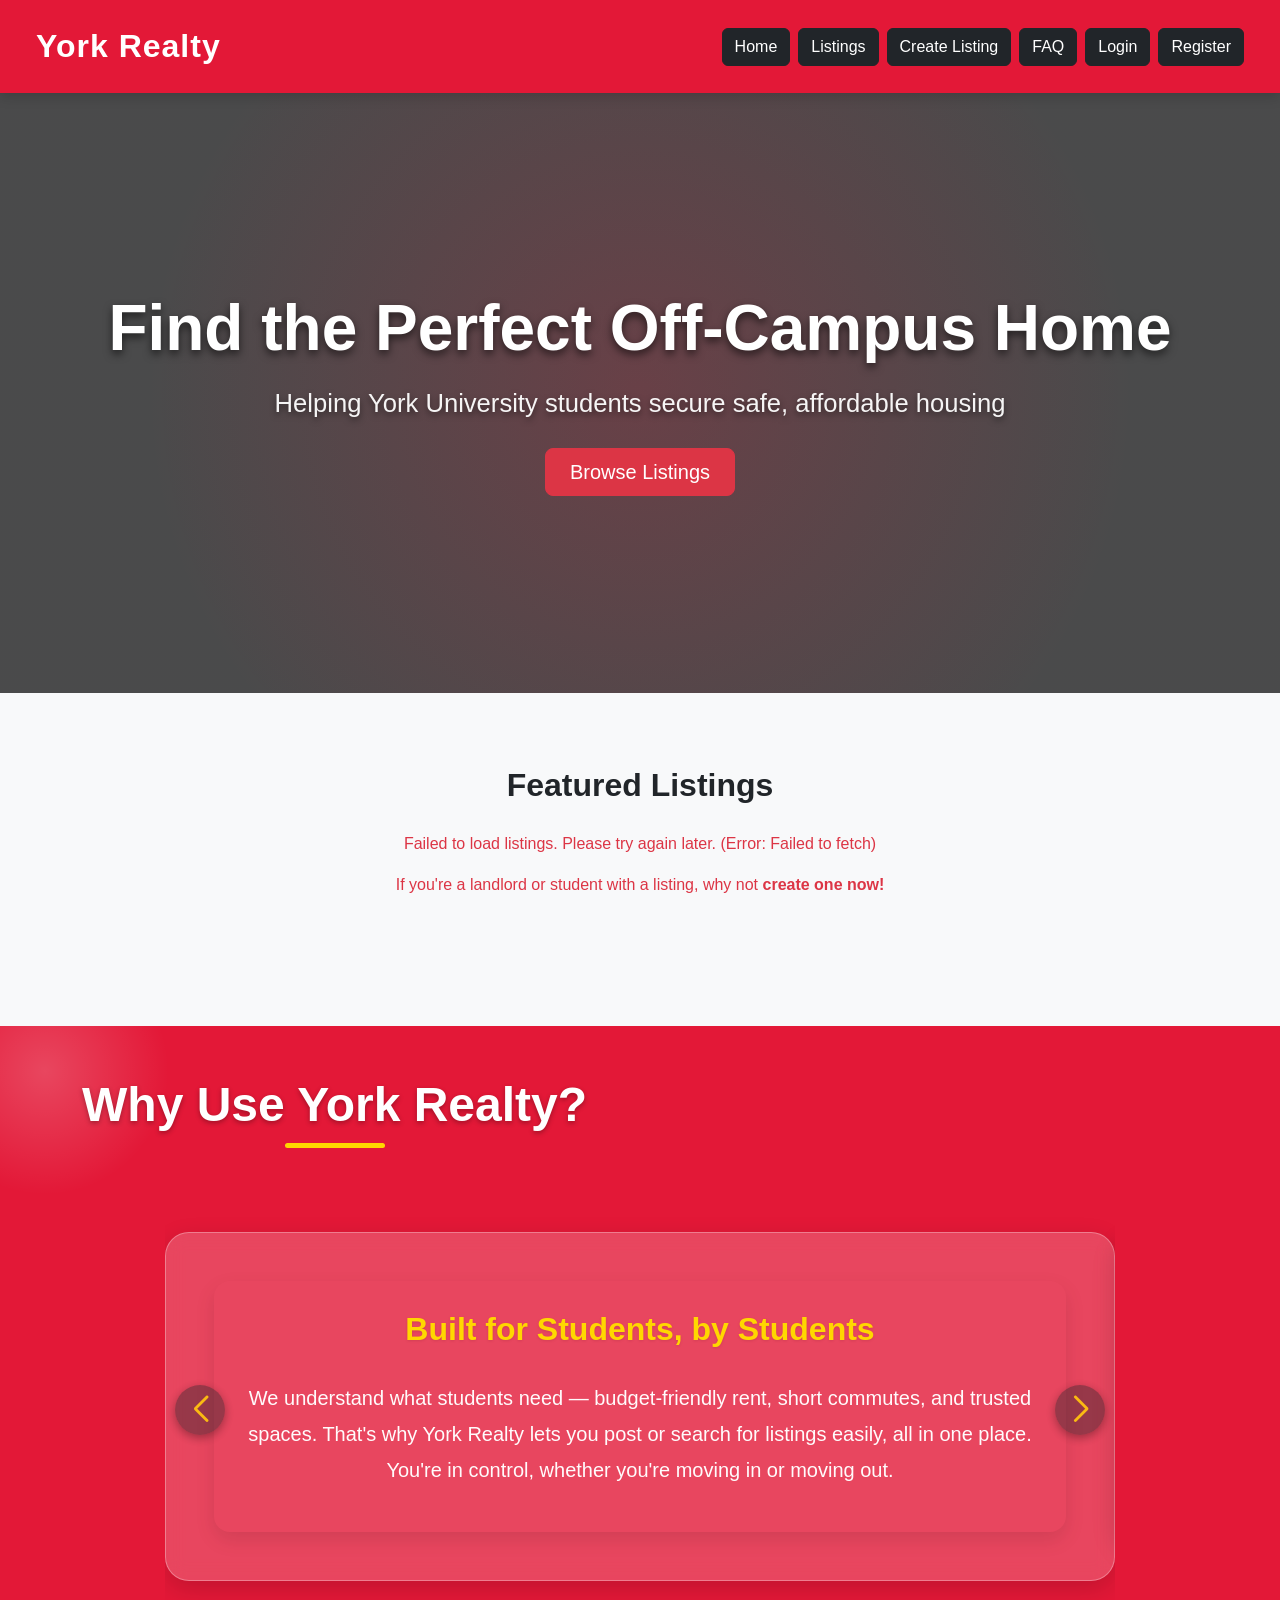
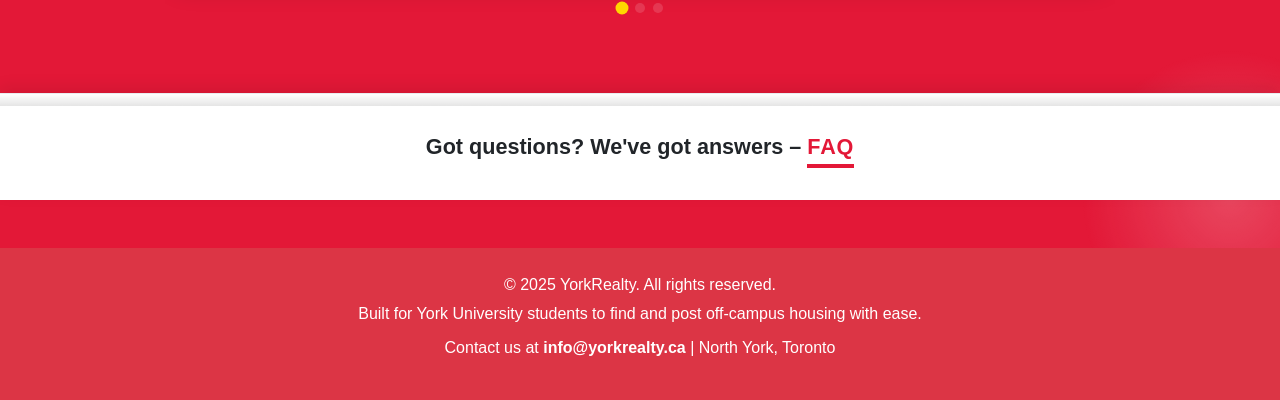
<file: index.html>
<!DOCTYPE html>
<html lang="en">
<head>
    <meta charset="UTF-8">
    <meta name="viewport" content="width=device-width, initial-scale=1.0">
    <title>York Realty | Home</title>
    <link href="https://cdn.jsdelivr.net/npm/bootstrap@5.3.0/dist/css/bootstrap.min.css" rel="stylesheet">
    <link rel="stylesheet" href="https://cdn.jsdelivr.net/npm/swiper@9/swiper-bundle.min.css">
    <link rel="stylesheet" href="style.css">
</head>
<body>
    <div class="page-transition-overlay" id="page-transition-overlay"></div>
    <div id="alert-container" class="container mt-3" style="position: fixed; top: 70px; left: 50%; transform: translateX(-50%); z-index: 1050; max-width: 500px;"></div>

    <nav class="navbar navbar-expand-lg navbar-dark bg-danger px-4">
        <div class="container-fluid">
            <a class="navbar-brand text-white fw-bold" href="index.html">York Realty</a>
            <button class="navbar-toggler" type="button" data-bs-toggle="collapse" data-bs-target="#navbarNav" aria-controls="navbarNav" aria-expanded="false" aria-label="Toggle navigation">
                <span class="navbar-toggler-icon"></span>
            </button>
            <div class="collapse navbar-collapse" id="navbarNav">
                <div class="ms-auto d-flex gap-2" id="nav-buttons-container">
                    <a href="index.html" class="btn btn-dark">Home</a>
                    <a href="listings.html" class="btn btn-dark">Listings</a>
                    <a href="create-listing.html" class="btn btn-dark">Create Listing</a>
                    <a href="faq.html" class="btn btn-dark">FAQ</a>
                    <a href="login.html" class="btn btn-dark" id="login-btn">Login</a>
                    <a href="register.html" class="btn btn-dark" id="register-btn">Register</a>
                    <button class="btn btn-dark d-none" id="logout-btn">Logout</button>
                </div>
            </div>
        </div>
    </nav>

    <header class="hero text-center text-white py-5 mb-4">
        <div class="container">
            <h1 class="display-4 fw-bold mb-3">Find the Perfect Off-Campus Home</h1>
            <p class="lead mb-4">Helping York University students secure safe, affordable housing</p>
            <a href="listings.html" class="btn btn-danger btn-lg px-4">Browse Listings</a>
        </div>
    </header>

    <section class="container my-5">
        <h2 class="text-center mb-4">Featured Listings</h2>
        <div class="row g-4" id="featured-listings-container">
            <div class="col-12 text-center">
                <p>Loading featured listings...</p>
            </div>
        </div>
    </section>

    <section class="benefits-section py-5">
        <div class="container">
            <h2 class="text-center mb-5">Why Use York Realty?</h2>
            
            <div class="swiper benefits-swiper">
                <div class="swiper-wrapper">
                    <div class="swiper-slide">
                        <div class="card border-0 bg-transparent text-center">
                            <div class="card-body">
                                <h3>Built for Students, by Students</h3>
                                <p class="lead">We understand what students need — budget-friendly rent, short commutes, and trusted spaces. That's why York Realty lets you post or search for listings easily, all in one place. You're in control, whether you're moving in or moving out.</p>
                            </div>
                        </div>
                    </div>
                    <div class="swiper-slide">
                        <div class="card border-0 bg-transparent text-center">
                            <div class="card-body">
                                <h3>Verified Listings</h3>
                                <p class="lead">Every property on our platform is personally verified by our team to ensure quality and accuracy. No scams, no surprises - just real homes for real students.</p>
                            </div>
                        </div>
                    </div>
                    <div class="swiper-slide">
                        <div class="card border-0 bg-transparent text-center">
                            <div class="card-body">
                                <h3>24/7 Support</h3>
                                <p class="lead">Our student support team is available around the clock to help with any questions or issues. We're students too, so we know what matters most.</p>
                            </div>
                        </div>
                    </div>
                </div>
                <div class="swiper-pagination"></div>
                <div class="swiper-button-prev"></div>
                <div class="swiper-button-next"></div>
            </div>
        </div>
        
        <div class="faq-strip">
            <div class="container">
                <p class="h5 mb-0">Got questions? We've got answers – <a href="faq.html" class="faq-link">FAQ</a></p>
            </div>
        </div>
    </section>

    <footer class="bg-danger text-white py-4">
        <div class="container text-center">
            <p class="mb-1">&copy; 2025 YorkRealty. All rights reserved.</p>
            <p class="mb-0">Built for York University students to find and post off-campus housing with ease.</p>
            <p class="mt-2">Contact us at <a href="mailto:info@yorkrealty.ca" class="text-white fw-bold">info@yorkrealty.ca</a> | North York, Toronto</p>
        </div>
    </footer>

    <script src="https://cdn.jsdelivr.net/npm/bootstrap@5.3.0/dist/js/bootstrap.bundle.min.js"></script>
    <script src="https://cdn.jsdelivr.net/npm/swiper@9/swiper-bundle.min.js"></script>
    <script src="script.js"></script>
    <script>
        // Initialize Swiper
        const swiper = new Swiper('.benefits-swiper', {
            loop: true,
            pagination: {
                el: '.swiper-pagination',
                clickable: true,
            },
            navigation: {
                nextEl: '.swiper-button-next',
                prevEl: '.swiper-button-prev',
            },
        });
    </script>
</body>
</html>
</file>
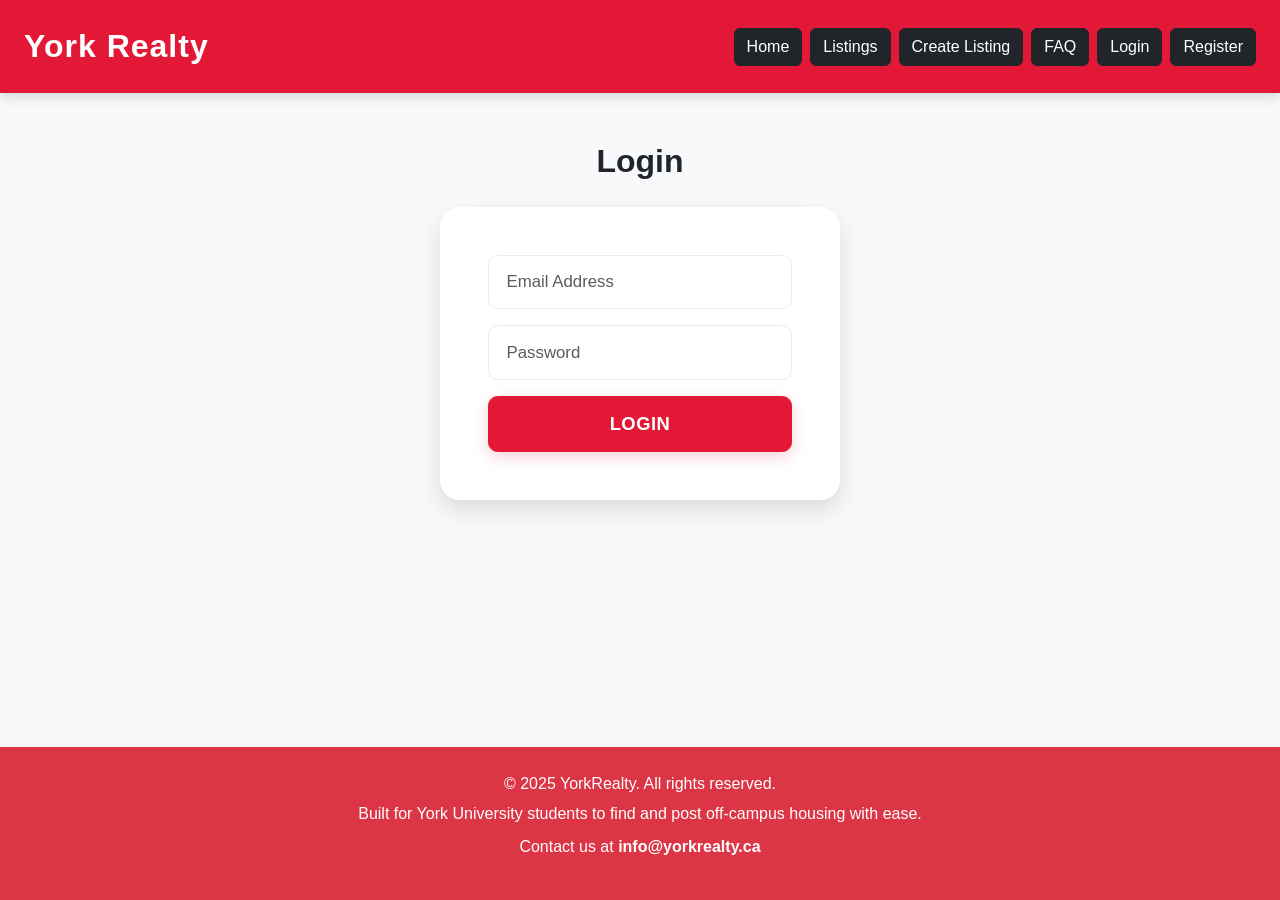
<file: create-listing.html>
<!DOCTYPE html>
<html lang="en">
<head>
    <meta charset="UTF-8">
    <meta name="viewport" content="width=device-width, initial-scale=1.0">
    <title data-i18n="create_listing_title">Create Listing | York Realty</title>
    <link href="https://cdn.jsdelivr.net/npm/bootstrap@5.3.0/dist/css/bootstrap.min.css" rel="stylesheet">
    <link rel="preconnect" href="https://fonts.googleapis.com">
    <link rel="preconnect" href="https://fonts.gstatic.com" crossorigin>
    <link href="https://fonts.googleapis.com/css2?family=Inter:wght@400;600;700;800;900&display=swap" rel="stylesheet">
    <link rel="stylesheet" href="style.css">
</head>
<body>
    <div class="page-transition-overlay" id="page-transition-overlay"></div>
    <div id="alert-container" class="container mt-3" style="position: fixed; top: 70px; left: 50%; transform: translateX(-50%); z-index: 1050; max-width: 500px;"></div>

    <nav class="navbar navbar-expand-lg navbar-dark bg-danger px-4">
        <div class="container-fluid">
            <a class="navbar-brand text-white fw-bold" href="index.html">York Realty</a> <button class="navbar-toggler" type="button" data-bs-toggle="collapse" data-bs-target="#navbarNav" aria-controls="navbarNav" aria-expanded="false" aria-label="Toggle navigation">
                <span class="navbar-toggler-icon"></span>
            </button>
            <div class="collapse navbar-collapse" id="navbarNav">
                <div class="ms-auto d-flex gap-2" id="nav-buttons-container">
                    <a href="index.html" class="btn btn-dark" data-i18n="nav_home">Home</a>
                    <a href="listings.html" class="btn btn-dark" data-i18n="nav_listings">Listings</a>
                    <a href="create-listing.html" class="btn btn-dark" data-i18n="nav_create_listing">Create Listing</a>
                    <a href="faq.html" class="btn btn-dark" data-i18n="nav_faq">FAQ</a>
                    <a href="login.html" class="btn btn-dark" id="login-btn" data-i18n="nav_login">Login</a>
                    <a href="register.html" class="btn btn-dark" id="register-btn" data-i18n="nav_register">Register</a>
                    <button class="btn btn-dark d-none" id="logout-btn" data-i18n="nav_logout">Logout</button>
                </div>
            </div>
        </div>
    </nav>

    <main class="container my-5">
        <h2 class="text-center mb-4" data-i18n="create_listing_header">Create a New Property Listing</h2>

        <div id="listingFormContainer" class="card p-4 shadow-sm">
            <p class="text-muted text-center mb-4" data-i18n="create_listing_instructions">Fill out the form below to add a new property to our listings.</p>

            <form id="create-listing-form" enctype="multipart/form-data">
                <div class="row g-3">
                    <div class="col-md-6">
                        <label for="title" class="form-label" data-i18n="form_label_title">Property Title</label>
                        <input type="text" class="form-control" id="title" name="title" data-i18n-placeholder="form_placeholder_title" required>
                    </div>
                    <div class="col-md-6">
                        <label for="listingType" class="form-label" data-i18n="form_label_listing_type">Listing Type</label>
                        <select class="form-select" id="listingType" name="listing_type" required>
                            <option value="rent" data-i18n="form_option_for_rent"> Rent</option>
                            <option value="sale" data-i18n="form_option_for_sale"> Sale</option>
                        </select>
                    </div>

                    <div class="col-md-6">
                        <label for="housingType" class="form-label" data-i18n="form_label_housing_type">Housing Type</label>
                        <select class="form-select" id="housingType" name="housing_type"required>
                            <option value="apartment" data-i18n="housing_option_apartment">Apartment</option>
                            <option value="house" data-i18n="housing_option_house">House</option>
                            <option value="condo" data-i18n="housing_option_condo">Condo</option>
                            <option value="townhouse" data-i18n="housing_option_townhouse">Townhouse</option>
                        </select>
                    </div>
                    <div class="col-md-6">
                        <label for="campus" class="form-label" data-i18n="form_label_campus">Campus</label>
                        <select class="form-select" id="campus" name="campus" required>
                            <option value="keele" data-i18n="campus_option_keele">Keele Campus</option>
                            <option value="glendon" data-i18n="campus_option_glendon">Glendon Campus</option>
                            <option value="markham" data-i18n="campus_option_markham">Markham Campus</option>
                        </select>
                    </div>

                    <div class="col-md-4">
                        <label for="bedrooms" class="form-label" data-i18n="form_label_bedrooms">Bedrooms</label>
                        <input type="number" class="form-control" id="bedrooms" name="bedrooms" min="1" data-i18n-placeholder="form_placeholder_bedrooms" required>
                    </div>
                    <div class="col-md-4">
                        <label for="bathrooms" class="form-label" data-i18n="form_label_bathrooms">Bathrooms</label>
                        <input type="number" class="form-control" id="bathrooms" name="bathrooms" step="0.5" min="1" data-i18n-placeholder="form_placeholder_bathrooms" required>
                    </div>
                    <div class="col-md-4">
                        <label for="squareFootage" class="form-label" data-i18n="form_label_sqft">Square Footage</label>
                        <input type="number" class="form-control" id="squareFootage" name="square_footage" min="100" data-i18n-placeholder="form_placeholder_sqft" required>
                    </div>

                    <div class="col-12">
                        <label for="address" class="form-label" data-i18n="form_label_address">Address</label>
                        <input type="text" class="form-control" id="address" name="address" data-i18n-placeholder="form_placeholder_address" required>
                    </div>
                    <div class="col-md-6">
                        <label for="postalCode" class="form-label" data-i18n="form_label_postal_code">Postal Code</label>
                        <input type="text" class="form-control" id="postalCode" name="postal_code" placeholder="e.g., M1P 4P8" required>
                    </div>
                    <div class="col-md-6">
                        <label for="price" class="form-label" data-i18n="form_label_price">Price</label>
                        <input type="number" class="form-control" id="price" name="price" step="0.01" min="1" data-i18n-placeholder="form_placeholder_price" required>
                    </div>

                    <div class="col-12">
                        <label for="propertyDescription" class="form-label" data-i18n="form_label_description">Property Description</label>
                        <textarea class="form-control" id="propertyDescription" name="property_description" rows="5" data-i18n-placeholder="form_placeholder_description" required></textarea>
                    </div>

                    <div class="col-12">
                        <label for="imageFile" class="form-label" data-i18n="form_label_image">Property Image</label>
                        <input type="file" class="form-control" id="imageFile" name="image_file" accept="image/*" required>
                        <div class="form-text" data-i18n="form_text_image_upload">Upload a clear image of the property (Max 5MB).</div>
                    </div>

                    <div class="col-12 mt-4">
                        <h4 data-i18n="form_header_agent_info">Agent/Contact Information</h4>
                        <hr>
                    </div>
                    <div class="col-md-6">
                        <label for="agentName" class="form-label" data-i18n="form_label_agent_name">Your Name (Agent/Owner)</label>
                        <input type="text" class="form-control" id="agentName" name="agent_name" data-i18n-placeholder="form_placeholder_agent_name" required>
                    </div>
                    <div class="col-md-6">
                        <label for="agentEmail" class="form-label" data-i18n="form_label_agent_email">Your Email</label>
                        <input type="email" class="form-control" id="agentEmail" name="agent_email" data-i18n-placeholder="form_placeholder_agent_email" required>
                    </div>
                    <div class="col-md-6">
                        <label for="agentPhone" class="form-label" data-i18n="form_label_agent_phone">Your Phone</label>
                        <input type="tel" class="form-control" id="agentPhone" name="agent_phone" placeholder="e.g., 123-456-7890" required>
                    </div>

                    <div class="col-12 text-center mt-4">
                        <button type="submit" class="btn btn-danger btn-lg" data-i18n="form_button_create_listing">Create Listing</button>
                    </div>
                </div>
            </form>
        </div>
    </main>

    <footer class="bg-danger text-white text-center py-3 mt-auto">
        <div class="container-fluid">
            <p data-i18n="footer_copyright">&copy; 2025 York Realty. All Rights Reserved.</p>
            <p data-i18n="footer_tagline">Built for York University students to find and post off-campus housing with ease.</p>
            <p data-i18n="footer_contact_short">Contact us at <a href="mailto:info@yorkrealty.ca" class="text-white fw-bold">info@yorkrealty.ca</a></p>
        </div>
    </footer>

    <script src="https://cdn.jsdelivr.net/npm/bootstrap@5.3.0/dist/js/bootstrap.bundle.min.js"></script>
    <script src="translations.js"></script> 
    <script src="script.js"></script>
</body>
</html>
</file>
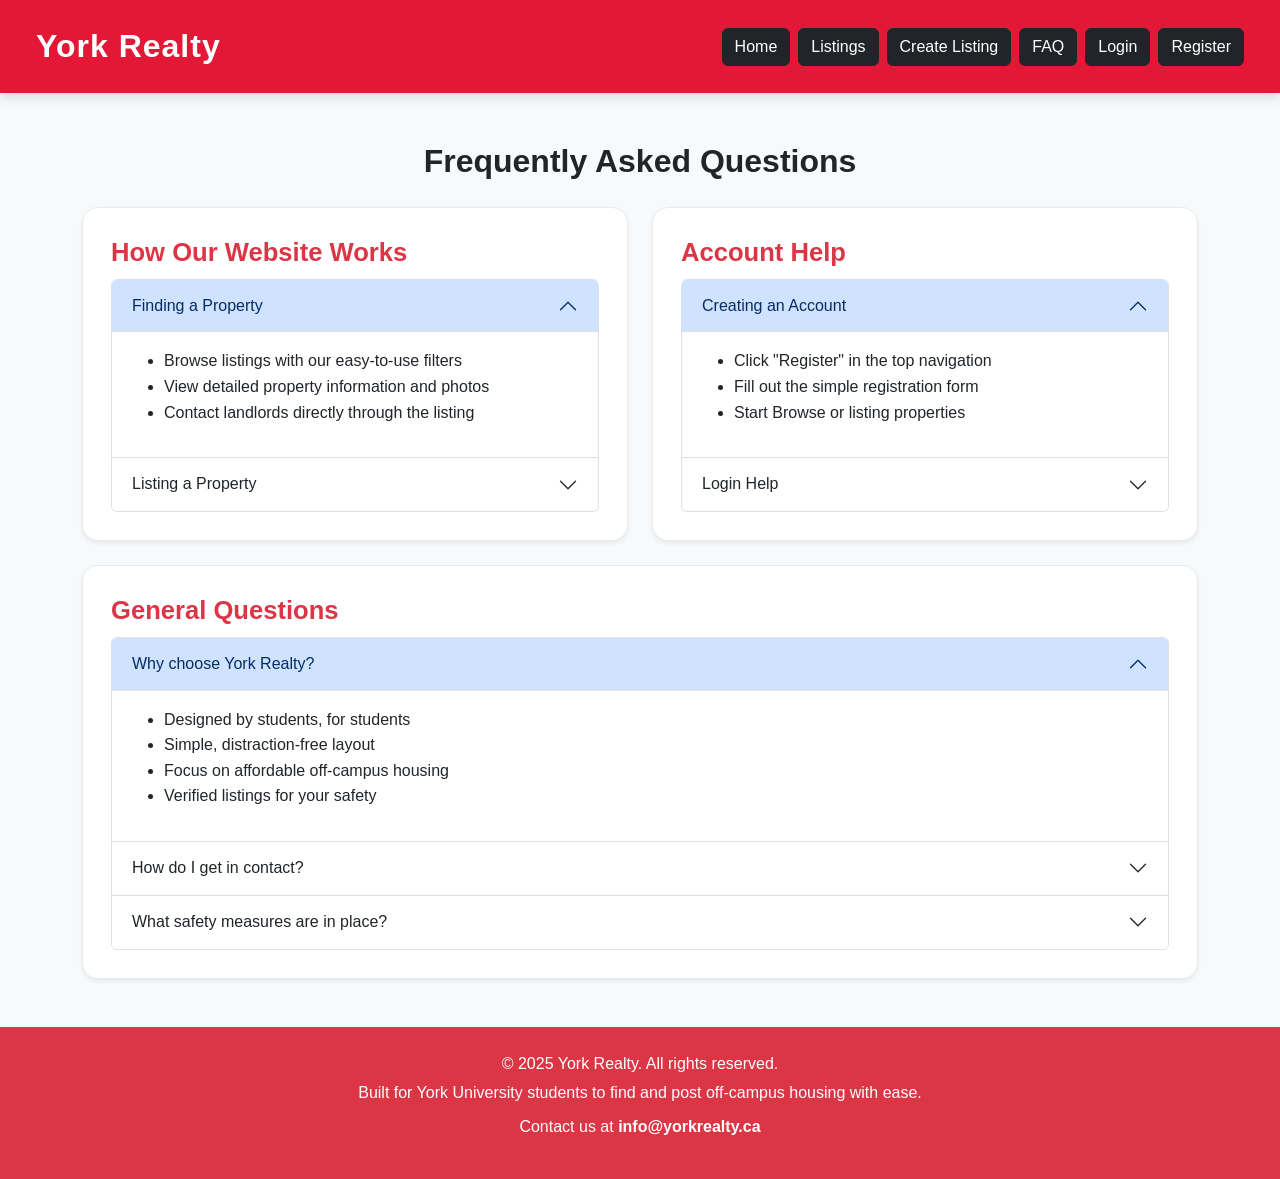
<file: faq.html>
<!DOCTYPE html>
<html lang="en">
<head>
  <meta charset="UTF-8">
  <title>FAQ | York Realty</title>
  <link href="https://cdn.jsdelivr.net/npm/bootstrap@5.3.0/dist/css/bootstrap.min.css" rel="stylesheet">
  <link rel="stylesheet" href="style.css">
</head>
<body>
  <nav class="navbar navbar-expand-lg navbar-dark bg-danger px-4">
    <div class="container-fluid">
      <a class="navbar-brand text-white fw-bold" href="index.html">York Realty</a>
      <button class="navbar-toggler" type="button" data-bs-toggle="collapse" data-bs-target="#navbarNav" aria-controls="navbarNav" aria-expanded="false" aria-label="Toggle navigation">
        <span class="navbar-toggler-icon"></span>
      </button>
      <div class="collapse navbar-collapse" id="navbarNav">
        <div class="ms-auto d-flex gap-2" id="nav-buttons-container">
          <a href="index.html" class="btn btn-dark">Home</a>
          <a href="listings.html" class="btn btn-dark">Listings</a>
          <a href="create-listing.html" class="btn btn-dark">Create Listing</a>
          <a href="faq.html" class="btn btn-dark">FAQ</a>
          <a href="login.html" class="btn btn-dark" id="login-btn">Login</a>
          <a href="register.html" class="btn btn-dark" id="register-btn">Register</a>
          <button class="btn btn-dark d-none" id="logout-btn">Logout</button>
        </div>
      </div>
    </div>
  </nav>

  <div class="container mt-5 mb-5">
    <h2 class="text-center mb-4">Frequently Asked Questions</h2>

    <div class="row g-4">
      <div class="col-md-6">
        <div class="card h-100 shadow-sm">
          <div class="card-body">
            <h4 class="card-title text-danger">How Our Website Works</h4>
            <div class="accordion" id="howItWorksAccordion">
              <div class="accordion-item">
                <h2 class="accordion-header">
                  <button class="accordion-button" type="button" data-bs-toggle="collapse" data-bs-target="#collapseOne">
                    Finding a Property
                  </button>
                </h2>
                <div id="collapseOne" class="accordion-collapse collapse show" data-bs-parent="#howItWorksAccordion">
                  <div class="accordion-body">
                    <ul>
                      <li>Browse listings with our easy-to-use filters</li>
                      <li>View detailed property information and photos</li>
                      <li>Contact landlords directly through the listing</li>
                    </ul>
                  </div>
                </div>
              </div>
              <div class="accordion-item">
                <h2 class="accordion-header">
                  <button class="accordion-button collapsed" type="button" data-bs-toggle="collapse" data-bs-target="#collapseTwo">
                    Listing a Property
                  </button>
                </h2>
                <div id="collapseTwo" class="accordion-collapse collapse" data-bs-parent="#howItWorksAccordion">
                  <div class="accordion-body">
                    <ul>
                      <li>Create an account as a landlord</li>
                      <li>Fill out our simple property listing form</li>
                      <li>Upload photos and set your rental terms</li>
                      <li>Manage inquiries through your dashboard</li>
                    </ul>
                  </div>
                </div>
              </div>
            </div>
          </div>
        </div>
      </div>

      <div class="col-md-6">
        <div class="card h-100 shadow-sm">
          <div class="card-body">
            <h4 class="card-title text-danger">Account Help</h4>
            <div class="accordion" id="accountHelpAccordion">
              <div class="accordion-item">
                <h2 class="accordion-header">
                  <button class="accordion-button" type="button" data-bs-toggle="collapse" data-bs-target="#collapseThree">
                    Creating an Account
                  </button>
                </h2>
                <div id="collapseThree" class="accordion-collapse collapse show" data-bs-parent="#accountHelpAccordion">
                  <div class="accordion-body">
                    <ul>
                      <li>Click "Register" in the top navigation</li>
                      <li>Fill out the simple registration form</li>
                      <li>Start Browse or listing properties</li>
                    </ul>
                  </div>
                </div>
              </div>
              <div class="accordion-item">
                <h2 class="accordion-header">
                  <button class="accordion-button collapsed" type="button" data-bs-toggle="collapse" data-bs-target="#collapseFour">
                    Login Help
                  </button>
                </h2>
                <div id="collapseFour" class="accordion-collapse collapse" data-bs-parent="#accountHelpAccordion">
                  <div class="accordion-body">
                    <ul>
                      <li>Use the email and password you registered with</li>
                      <li>Contact support if you're still having trouble</li>
                    </ul>
                  </div>
                </div>
              </div>
            </div>
          </div>
        </div>
      </div>

      <div class="col-12">
        <div class="card shadow-sm">
          <div class="card-body">
            <h4 class="card-title text-danger">General Questions</h4>
            <div class="accordion" id="generalQuestionsAccordion">
              <div class="accordion-item">
                <h2 class="accordion-header">
                  <button class="accordion-button" type="button" data-bs-toggle="collapse" data-bs-target="#collapseFive">
                    Why choose York Realty?
                  </button>
                </h2>
                <div id="collapseFive" class="accordion-collapse collapse show" data-bs-parent="#generalQuestionsAccordion">
                  <div class="accordion-body">
                    <ul>
                      <li>Designed by students, for students</li>
                      <li>Simple, distraction-free layout</li>
                      <li>Focus on affordable off-campus housing</li>
                      <li>Verified listings for your safety</li>
                    </ul>
                  </div>
                </div>
              </div>
              <div class="accordion-item">
                <h2 class="accordion-header">
                  <button class="accordion-button collapsed" type="button" data-bs-toggle="collapse" data-bs-target="#collapseSix">
                    How do I get in contact?
                  </button>
                </h2>
                <div id="collapseSix" class="accordion-collapse collapse" data-bs-parent="#generalQuestionsAccordion">
                  <div class="accordion-body">
                    <ul>
                      <li>Each listing has direct contact information</li>
                      <li>Various methods of communication are provided such as email, and by phone</li>
                      <li>Schedule viewings by contacting the agent </li>
                    </ul>
                  </div>
                </div>
              </div>
              <div class="accordion-item">
                <h2 class="accordion-header">
                  <button class="accordion-button collapsed" type="button" data-bs-toggle="collapse" data-bs-target="#collapseSeven">
                    What safety measures are in place?
                  </button>
                </h2>
                <div id="collapseSeven" class="accordion-collapse collapse" data-bs-parent="#generalQuestionsAccordion">
                  <div class="accordion-body">
                    <ul>
                      <li>All landlords are verified</li>
                      <li>Property information is cross-checked</li>
                      <li>Anonymous email forwarding available</li>
                      <li></li>
                    </ul>
                  </div>
                </div>
              </div>
            </div>
          </div>
        </div>
      </div>
    </div>
  </div>

  <footer class="bg-danger text-white py-4">
    <div class="container text-center">
      <p class="mb-1">&copy; 2025 York Realty. All rights reserved.</p>
      <p class="mb-0">Built for York University students to find and post off-campus housing with ease.</p>
      <p class="mt-2">Contact us at <a href="mailto:info@yorkrealty.ca" class="text-white fw-bold">info@yorkrealty.ca</a></p>
    </div>
  </footer>

  <script src="https://cdn.jsdelivr.net/npm/bootstrap@5.3.0/dist/js/bootstrap.bundle.min.js"></script>
  <script src="script.js"></script>
</body>
</html>
</file>
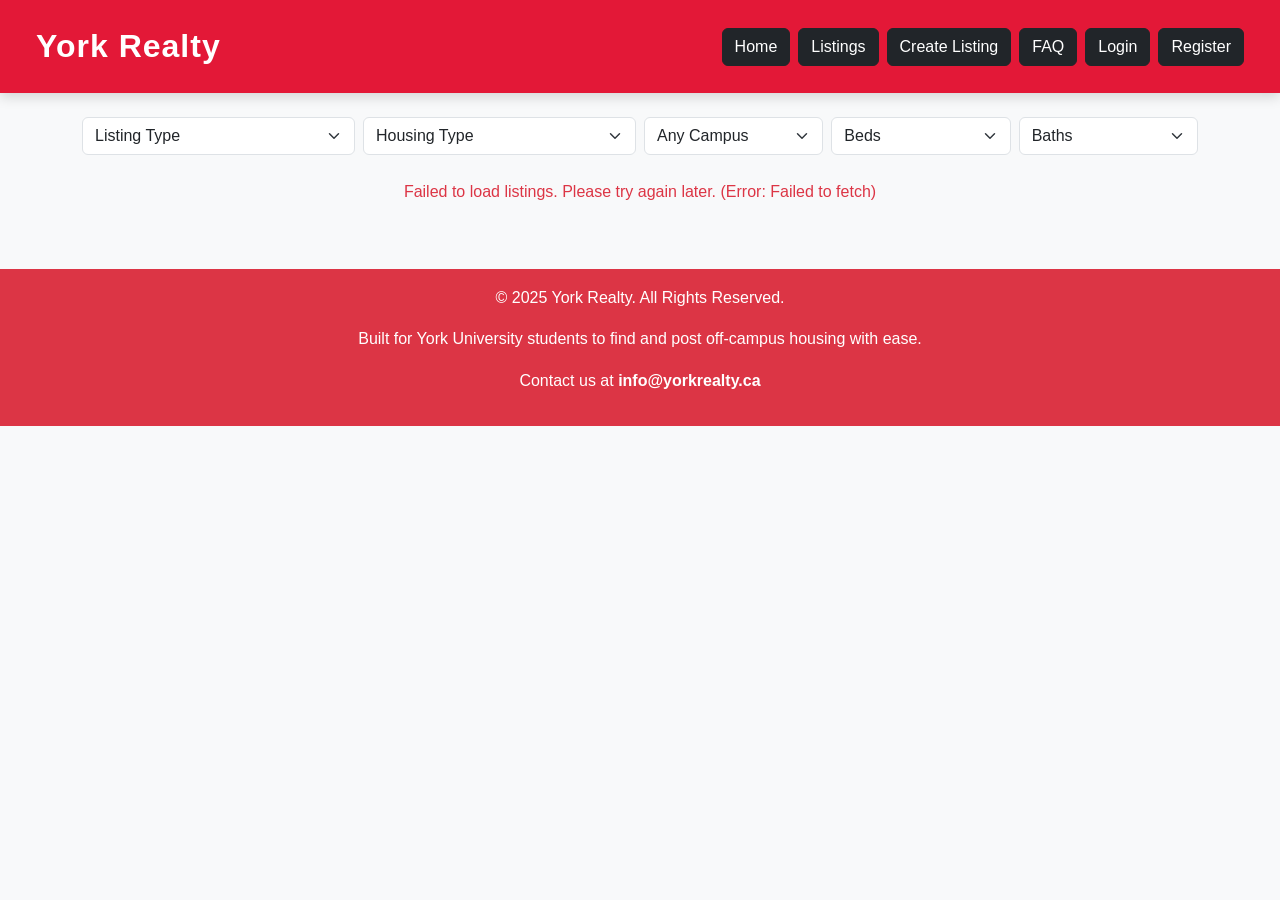
<file: listings.html>
<!DOCTYPE html>
<html lang="en">
<head>
  <meta charset="UTF-8" />
  <meta name="viewport" content="width=device-width, initial-scale=1.0"/>
  <title>Listings | York Realty</title>
  <link href="https://cdn.jsdelivr.net/npm/bootstrap@5.3.0/dist/css/bootstrap.min.css" rel="stylesheet">
  <link rel="stylesheet" href="style.css">
</head>
<body>
  <nav class="navbar navbar-expand-lg navbar-dark bg-danger px-4">
    <div class="container-fluid">
      <a class="navbar-brand text-white fw-bold" href="index.html">York Realty</a>
      <button class="navbar-toggler" type="button" data-bs-toggle="collapse" data-bs-target="#navbarNav" aria-controls="navbarNav" aria-expanded="false" aria-label="Toggle navigation">
        <span class="navbar-toggler-icon"></span>
      </button>
      <div class="collapse navbar-collapse" id="navbarNav">
        <div class="ms-auto d-flex gap-2" id="nav-buttons-container">
          <a href="index.html" class="btn btn-dark">Home</a>
          <a href="listings.html" class="btn btn-dark">Listings</a>
          <a href="create-listing.html" class="btn btn-dark">Create Listing</a>
          <a href="faq.html" class="btn btn-dark">FAQ</a>
          <a href="login.html" class="btn btn-dark" id="login-btn">Login</a>
          <a href="register.html" class="btn btn-dark" id="register-btn">Register</a>
          <button class="btn btn-dark d-none" id="logout-btn">Logout</button>
        </div>
      </div>
    </div>
  </nav>

  <div class="container mt-4">
    <div class="row g-2">
      <div class="col-md-3">
        <select id="homeType" class="form-select">
          <option value="">Listing Type</option>
          <option value="rent">Rent</option>
          <option value="sale">Sale</option>
        </select>
      </div>
      <div class="col-md-3">
        <select id="housingType" class="form-select">
          <option value="">Housing Type</option>
          <option value="apartment">Apartment</option>
          <option value="house">House</option>
          <option value="condo">Condo</option>
          <option value="townhouse">Townhouse</option>
        </select>
      </div>
      <div class="col-md-2">
        <select id="campus" class="form-select">
          <option value="">Any Campus</option>
          <option value="keele">Keele</option>
          <option value="glendon">Glendon</option>
          <option value="markham">Markham</option>
        </select>
      </div>
      <div class="col-md-2">
        <select id="beds" class="form-select">
          <option value="">Beds</option>
          <option value="1">1 Bed</option>
          <option value="2">2 Beds</option>
          <option value="3">3 Beds</option>
          <option value="4+">4+ Beds</option>
        </select>
      </div>
      <div class="col-md-2">
        <select id="baths" class="form-select">
          <option value="">Baths</option>
          <option value="1">1 Bath</option>
          <option value="2">2 Baths</option>
          <option value="3">3 Baths</option>
          <option value="4+">4+ Baths</option>
        </select>
      </div>
      </div>
  </div>

  <div class="container mt-4">
    <div class="row g-4" id="listings-container">
      <div class="col-12 text-center">
        <p>Loading listings...</p>
      </div>
    </div>
  </div>

  <footer class="bg-danger text-white text-center py-3 mt-5">
    <div class="container">
      <p>&copy; 2025 York Realty. All Rights Reserved.</p>
      <p>Built for York University students to find and post off-campus housing with ease.</p>
      <p>Contact us at <a href="mailto:info@yorkrealty.ca" class="text-white fw-bold">info@yorkrealty.ca</a></p>
    </div>
  </footer>

  <script src="https://cdn.jsdelivr.net/npm/bootstrap@5.3.0/dist/js/bootstrap.bundle.min.js"></script>
  <script src="script.js"></script>
</body>
</html>
</file>
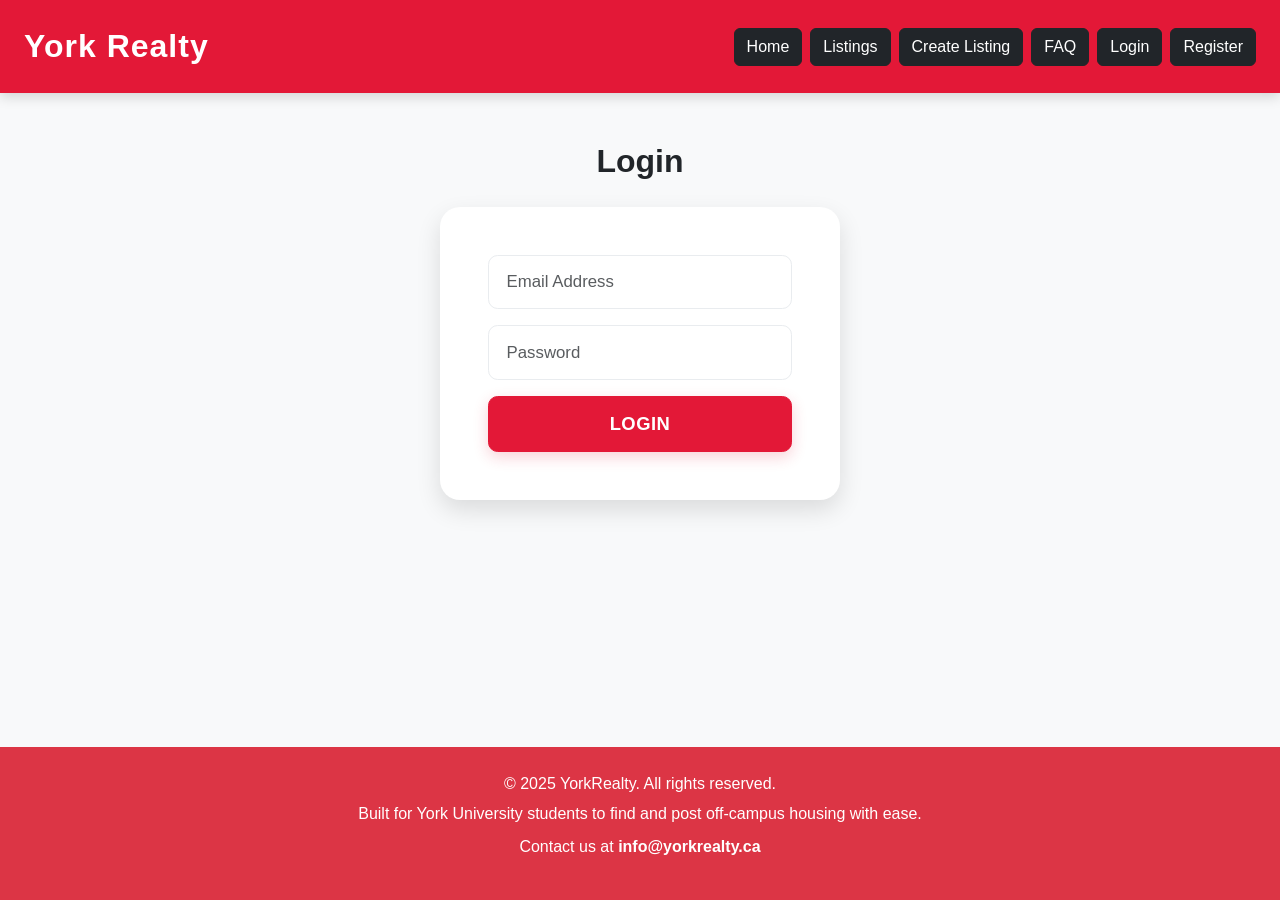
<file: login.html>
<!DOCTYPE html>
<html lang="en">
<head>
  <meta charset="UTF-8" />
  <title>Login | York Realty</title>
  <link href="https://cdn.jsdelivr.net/npm/bootstrap@5.3.0/dist/css/bootstrap.min.css" rel="stylesheet" />
  <link rel="stylesheet" href="style.css" />
</head>
<body>
  <nav class="navbar navbar-expand-lg navbar-dark bg-danger px-4">
    <a class="navbar-brand text-white fw-bold" href="index.html">York Realty</a>
    <div class="ms-auto d-flex gap-2">
      <a href="index.html" class="btn btn-dark">Home</a>
      <a href="listings.html" class="btn btn-dark">Listings</a>
      <a href="create-listing.html" class="btn btn-dark">Create Listing</a>
      <a href="faq.html" class="btn btn-dark">FAQ</a>
      <a href="login.html" class="btn btn-dark">Login</a>
      <a href="register.html" class="btn btn-dark">Register</a>
    </div>
  </nav>

  <div class="container mt-5 mb-5">
    <h2 class="text-center mb-4">Login</h2>

    <!-- Success message (initially hidden) -->
    <div id="loginSuccess" class="alert alert-success text-center" style="display: none;">
      Login successful! Redirecting to your dashboard...
    </div>

    <form id="login-form" class="mx-auto" style="max-width: 400px;">
      <div class="mb-3">
        <input type="email" class="form-control" name="email" placeholder="Email Address" required />
      </div>
      <div class="mb-3">
        <input type="password" class="form-control" name="password" placeholder="Password" required />
      </div>
      <div class="d-grid gap-2">
        <button type="submit" class="btn btn-danger">Login</button>
      </div>
    </form>
  </div>

  <footer class="bg-danger text-white py-4 mt-auto">
    <div class="container text-center">
      <p class="mb-1">&copy; 2025 YorkRealty. All rights reserved.</p>
      <p class="mb-0">Built for York University students to find and post off-campus housing with ease.</p>
      <p class="mt-2">Contact us at
        <a href="mailto:info@yorkrealty.ca" class="text-white fw-bold">info@yorkrealty.ca</a>
      </p>
    </div>
  </footer>

  <!-- Bootstrap JS -->
  <script src="https://cdn.jsdelivr.net/npm/bootstrap@5.3.0/dist/js/bootstrap.bundle.min.js"></script>
  <script src="script.js"></script>
</body>
</html>
</file>
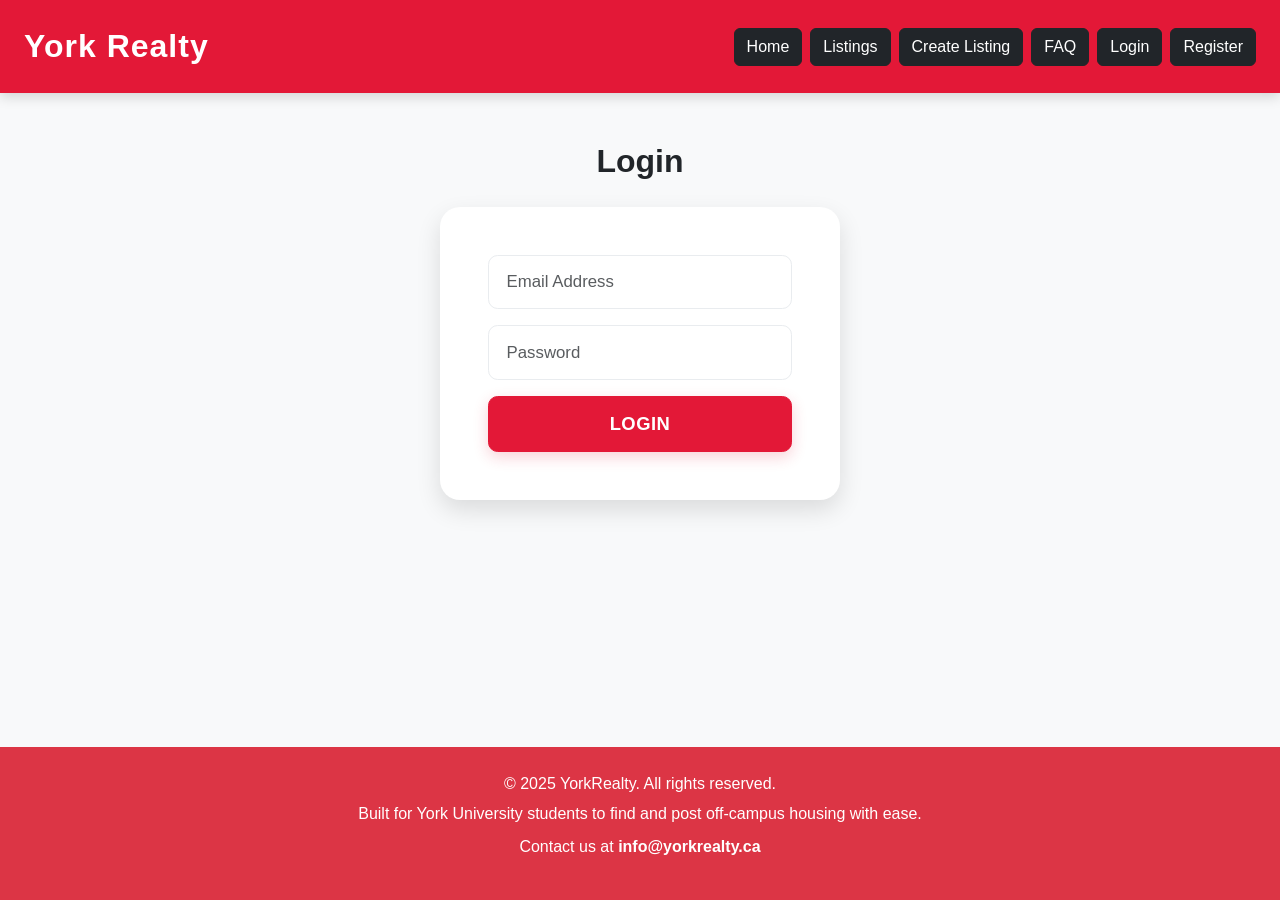
<file: property-detail.html>
<!DOCTYPE html>
<html lang="en">
<head>
    <meta charset="UTF-8">
    <meta name="viewport" content="width=device-width, initial-scale=1.0">
    <title id="pageTitle">Property Details | York Realty</title>
    <link href="https://cdn.jsdelivr.net/npm/bootstrap@5.3.0/dist/css/bootstrap.min.css" rel="stylesheet">
    <link rel="preconnect" href="https://fonts.googleapis.com">
    <link rel="preconnect" href="https://fonts.gstatic.com" crossorigin>
    <link href="https://fonts.googleapis.com/css2?family=Inter:wght@400;600;700;800;900&display=swap" rel="stylesheet">
    <link rel="stylesheet" href="style.css">
</head>
<body>
    <nav class="navbar navbar-expand-lg navbar-dark bg-danger px-4">
        <div class="container-fluid">
            <a class="navbar-brand text-white fw-bold" href="#">York Realty</a>
            <button class="navbar-toggler" type="button" data-bs-toggle="collapse" data-bs-target="#navbarNav" aria-controls="navbarNav" aria-expanded="false" aria-label="Toggle navigation">
                <span class="navbar-toggler-icon"></span>
            </button>
            <div class="collapse navbar-collapse" id="navbarNav">
                <div class="ms-auto d-flex gap-2" id="nav-buttons-container">
                    <a href="index.html" class="btn btn-dark">Home</a>
                    <a href="listings.html" class="btn btn-dark">Listings</a>
                    <a href="create-listing.html" class="btn btn-dark">Create Listing</a>
                    <a href="faq.html" class="btn btn-dark">FAQ</a>
                    <a href="login.html" class="btn btn-dark" id="login-btn">Login</a>
                    <a href="register.html" class="btn btn-dark" id="register-btn">Register</a>
                    <button class="btn btn-dark d-none" id="logout-btn">Logout</button>
                </div>
            </div>
        </div>
    </nav>

    <main class="container my-5">
        <h2 class="text-center mb-4" id="pageTitle">Property Details</h2>

        <div id="propertyDetailsContent">
            <div class="row g-4">
                <div class="col-md-7">
                    <img src="#" id="propertyImage" class="img-fluid rounded shadow-sm mb-3" alt="Property Image">
                </div>
                <div class="col-md-5">
                    <h3 id="propertyTitle"></h3>
                    <p id="propertyPrice" class="lead fw-bold text-danger"></p>
                    <p id="propertyHousingType"></p>
                    <p id="propertyCampus"></p>
                    <p><strong>Bedrooms:</strong> <span id="propertyBeds"></span></p>
                    <p><strong>Bathrooms:</strong> <span id="propertyBaths"></span></p>
                    <p><strong>Square Footage:</strong> <span id="propertySqFt"></span> sq ft</p>
                </div>
            </div>

            <div class="mt-4">
                <h4>Description</h4>
                <p id="propertyDescription"></p>
            </div>

            <div class="mt-4">
                <h4>Location Details</h4>
                <p><strong>Address:</strong> <span id="propertyAddress"></span></p>
                <p><strong>Postal Code:</strong> <span id="propertyPostalCode"></span></p>
            </div>

            <div class="mt-5">
                <h4>Agent Information</h4>
                <hr>
                <p><strong>Agent Name:</strong> <span id="agentName"></span></p>
                <p><strong>Email:</strong> <span id="agentEmail"></span></p>
                <p><strong>Phone:</strong> <span id="agentPhone"></span></p>
            </div>
        </div>
    </main>

    <footer class="bg-danger text-white text-center py-3 mt-auto">
    <div class="container-fluid">
        <p>&copy; 2025 York Realty. All Rights Reserved.</p>
        <p>Built for York University students to find and post off-campus housing with ease.</p>
        <p>Contact us at <a href="mailto:info@yorkrealty.ca" class="text-white fw-bold">info@yorkrealty.ca</a></p>
    </div>
</footer>

    <script src="https://cdn.jsdelivr.net/npm/bootstrap@5.3.0/dist/js/bootstrap.bundle.min.js"></script>
    <script src="script.js"></script>
</body>
</html>
</file>
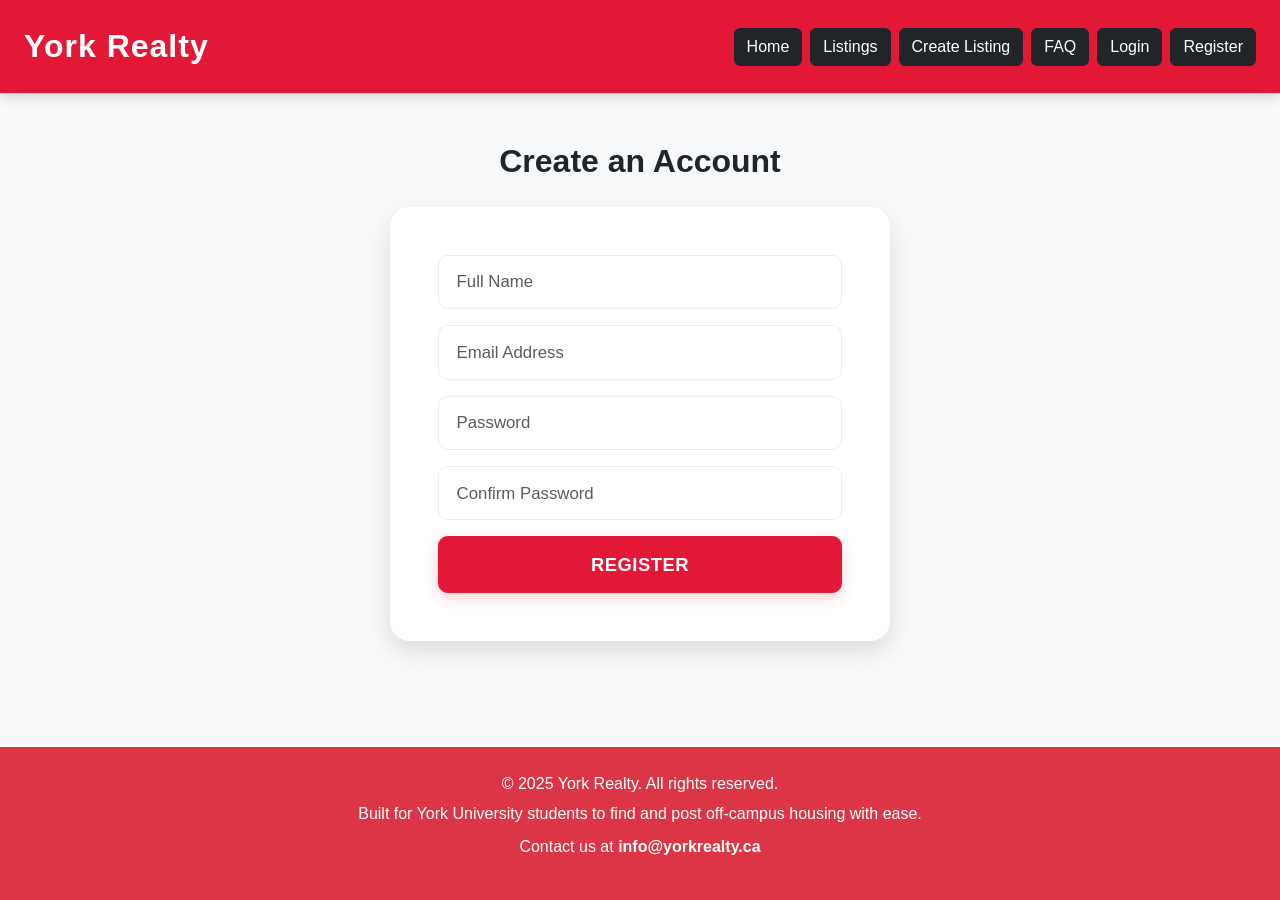
<file: register.html>
<!DOCTYPE html>
<html lang="en">
<head>
  <meta charset="UTF-8" />
  <title>Register | York Realty</title>
  <link href="https://cdn.jsdelivr.net/npm/bootstrap@5.3.0/dist/css/bootstrap.min.css" rel="stylesheet" />
  <link rel="stylesheet" href="style.css" />
</head>
<body>
  <nav class="navbar navbar-expand-lg navbar-dark bg-danger px-4">
    <a class="navbar-brand text-white fw-bold" href="index.html">York Realty</a>
    <div class="ms-auto d-flex gap-2">
      <a href="index.html" class="btn btn-dark">Home</a>
      <a href="listings.html" class="btn btn-dark">Listings</a>
      <a href="create-listing.html" class="btn btn-dark">Create Listing</a>
      <a href="faq.html" class="btn btn-dark">FAQ</a>
      <a href="login.html" class="btn btn-dark">Login</a>
      <a href="register.html" class="btn btn-dark">Register</a>
    </div>
  </nav>

  <div class="container mt-5 mb-5">
    <h2 class="text-center mb-4">Create an Account</h2>

    <!-- Success message -->
    <div id="registerSuccess" class="alert alert-success text-center" style="display: none;">
      Registration successful! Welcome to York Realty. Redirecting to login page...
    </div>

    <form id="register-form" class="mx-auto" style="max-width: 500px;">
      <div class="mb-3">
        <input type="text" class="form-control" name="full_name" placeholder="Full Name" required />
      </div>
      <div class="mb-3">
        <input type="email" class="form-control" name="email" placeholder="Email Address" required />
      </div>
      <div class="mb-3">
        <input type="password" class="form-control" name="password" placeholder="Password" required />
      </div>
      <div class="mb-3">
        <input type="password" class="form-control" placeholder="Confirm Password" required />
      </div>
      <div class="d-grid gap-2">
        <button type="submit" class="btn btn-danger">Register</button>
      </div>
    </form>
  </div>

  <footer class="bg-danger text-white py-4 mt-auto">
    <div class="container text-center">
      <p class="mb-1">&copy; 2025 York Realty. All rights reserved.</p>
      <p class="mb-0">Built for York University students to find and post off-campus housing with ease.</p>
      <p class="mt-2">Contact us at
        <a href="mailto:info@yorkrealty.ca" class="text-white fw-bold">info@yorkrealty.ca</a>
      </p>
    </div>
  </footer>

  <!-- Bootstrap JS -->
  <script src="https://cdn.jsdelivr.net/npm/bootstrap@5.3.0/dist/js/bootstrap.bundle.min.js"></script>
  <script src="script.js"></script>
</body>
</html>
</file>
<file: style.css>
/* General Styles */
:root {
    --york-red: #E31837; /* Primary red */
    --york-white: #FFFFFF; /* Primary white */
    --york-dark: #212529; /* Dark text/background, slightly softer than pure black */
    --york-light: #F8F9FA; /* Light background for sections */
    --york-gold: #FFD700; /* Accent gold/yellow */
    --york-grey: #6c757d; /* Muted grey for secondary text */
    --york-light-grey: #e9ecef; /* Lighter grey for subtle backgrounds/borders */
    --york-blue: #007bff; /* A nice blue for some accents if needed, or specific buttons */
    --york-green: #28a745; /* Green for success or positive actions */

    /* Utility for Bootstrap RGBA colors */
    --york-red-rgb: 227, 24, 55;
    --york-white-rgb: 255, 255, 255;
    --york-dark-rgb: 33, 37, 41;
}

body {
    font-family: 'Inter', sans-serif; /* Using Inter font from Google Fonts */
    color: var(--york-dark);
    background-color: var(--york-light);
    min-height: 100vh;
    display: flex;
    flex-direction: column;
    line-height: 1.6;
    scroll-behavior: smooth; /* Smooth scrolling for anchor links */
    overflow-x: hidden; /* Prevent horizontal scroll caused by animations */
}

h1, h2, h3, h4, h5, h6 {
    font-family: 'Inter', sans-serif;
    font-weight: 700; /* Make headings bold */
    color: var(--york-dark);
    line-height: 1.3; /* Improved line height for headings */
}

p {
    margin-bottom: 1rem;
}

a {
    color: var(--york-red);
    text-decoration: none;
    transition: color 0.3s ease-in-out, transform 0.2s ease;
}

a:hover {
    color: var(--york-dark);
    text-decoration: underline;
    transform: translateY(-2px);
}

/* --- Utility Classes for Animations --- */
.fade-in {
    opacity: 0;
    animation: fadeIn 0.8s forwards ease-out;
}

@keyframes fadeIn {
    from { opacity: 0; transform: translateY(20px); }
    to { opacity: 1; transform: translateY(0); }
}

.fade-in-up {
    opacity: 0;
    transform: translateY(30px);
    animation: fadeInUp 0.8s forwards ease-out;
}

@keyframes fadeInUp {
    from { opacity: 0; transform: translateY(30px); }
    to { opacity: 1; transform: translateY(0); }
}

/* Add a class for staggered animation if needed in JS */
.stagger-1 { animation-delay: 0.1s; }
.stagger-2 { animation-delay: 0.2s; }
.stagger-3 { animation-delay: 0.3s; }
/* ... and so on for more elements */


/* --- Navbar --- */
.navbar {
    box-shadow: 0 4px 12px rgba(0, 0, 0, 0.15); /* Slightly stronger shadow */
    padding: 1rem 2.5rem; /* Increased padding */
    background-color: var(--york-red) !important; /* Ensure red background */
    transition: background-color 0.3s ease, padding 0.3s ease;
    z-index: 1030; /* Ensure navbar is on top */
}

/* Sticky Navbar on scroll */
body.scrolled .navbar {
    background-color: rgba(var(--york-red-rgb), 0.95) !important; /* Slightly transparent on scroll */
    padding: 0.8rem 2.5rem;
}

.navbar-brand {
    font-weight: 900; /* Even bolder */
    letter-spacing: 1px; /* More spacing */
    font-size: 2rem; /* Larger brand text */
    color: var(--york-white) !important; /* Ensure white text */
    transition: transform 0.3s cubic-bezier(0.68, -0.55, 0.27, 1.55), color 0.3s ease; /* Bouncier transform */
}

.navbar-brand:hover {
    transform: scale(1.05) rotate(-2deg); /* Gold on hover for brand with slight rotation */
    color: var(--york-gold) !important;
}

.navbar-nav .nav-link {
    color: var(--york-white) !important;
    font-weight: 600;
    font-size: 1.05rem;
    margin: 0 0.75rem;
    position: relative;
    transition: color 0.3s ease, transform 0.2s ease;
}

.navbar-nav .nav-link::after {
    content: '';
    position: absolute;
    bottom: -5px;
    left: 0;
    width: 0;
    height: 3px;
    background-color: var(--york-gold); /* Underline effect */
    transition: width 0.3s ease-in-out;
}

.navbar-nav .nav-link:hover::after {
    width: 100%;
}

.navbar-nav .nav-link:hover {
    color: var(--york-gold) !important;
    transform: translateY(-2px);
}


/* Navbar Buttons - Login/Register/Logout */
.navbar .btn-login {
    background-color: var(--york-dark);
    border-color: var(--york-dark);
    color: var(--york-white);
    transition: all 0.3s ease-in-out;
}

.navbar .btn-login:hover {
    background-color: var(--york-gold);
    border-color: var(--york-gold);
    color: var(--york-dark);
    transform: translateY(-3px) scale(1.02);
    box-shadow: 0 6px 15px rgba(0, 0, 0, 0.25);
}

.navbar .btn-register {
    background-color: var(--york-gold);
    border-color: var(--york-gold);
    color: var(--york-dark);
    font-weight: 700;
    margin-left: 10px;
    transition: all 0.3s ease-in-out;
}

.navbar .btn-register:hover {
    background-color: #e6b800; /* Slightly darker gold */
    border-color: #e6b800;
    transform: translateY(-3px) scale(1.02);
    box-shadow: 0 6px 15px rgba(0, 0, 0, 0.25);
}

.navbar .btn-logout {
    background-color: var(--york-white); /* White for logout */
    border-color: var(--york-white);
    color: var(--york-red);
    font-weight: 700;
    transition: all 0.3s ease-in-out;
}

.navbar .btn-logout:hover {
    background-color: var(--york-light-grey);
    border-color: var(--york-light-grey);
    color: var(--york-red);
    transform: translateY(-3px) scale(1.02);
    box-shadow: 0 6px 15px rgba(0, 0, 0, 0.25);
}

/* Responsive Navbar Toggle */
.navbar-toggler {
    border-color: rgba(var(--york-white-rgb), 0.5);
}

.navbar-toggler-icon {
    background-image: url("data:image/svg+xml,%3csvg xmlns='http://www.w3.org/2000/svg' viewBox='0 0 30 30'%3e%3cpath stroke='rgba%28255, 255, 255, 0.8%29' stroke-linecap='round' stroke-miterlimit='10' stroke-width='2' d='M4 7h22M4 15h22M4 23h22'/%3e%3c/svg%3e");
}


/* --- Hero Section (Homepage) --- */
.hero {
    background: linear-gradient(rgba(0, 0, 0, 0.7), rgba(0, 0, 0, 0.7)), /* Darker overlay */
                url('https://images.unsplash.com/photo-1560518883-ce09059eeffa?ixlib=rb-4.0.3&ixid=M3wxMjA3fDB8MHxwaG90by1wYWdlfHx8fGVufDB8fHx8fA%3D%3D&auto=format&fit=crop&w=2073&q=80') center/cover no-repeat;
    color: var(--york-white);
    padding: 9rem 0; /* Increased padding for more space */
    text-align: center;
    position: relative;
    overflow: hidden; /* Ensure content stays within */
    min-height: 600px; /* Minimum height for hero */
    display: flex;
    align-items: center; /* Center content vertically */
    justify-content: center; /* Center content horizontally */
}

.hero::before {
    content: '';
    position: absolute;
    top: 0;
    left: 0;
    right: 0;
    bottom: 0;
    background: radial-gradient(circle at center, rgba(var(--york-red-rgb), 0.2) 0%, transparent 70%); /* More prominent red overlay */
    z-index: 1;
    animation: heroOverlayPulse 5s infinite alternate ease-in-out;
}

@keyframes heroOverlayPulse {
    0% { transform: scale(1); opacity: 0.8; }
    100% { transform: scale(1.05); opacity: 1; }
}


.hero .container {
    position: relative;
    z-index: 2; /* Ensure content is above overlay */
}

.hero h1 {
    font-size: 4rem; /* Even larger hero heading */
    font-weight: 900;
    margin-bottom: 1.5rem;
    text-shadow: 0 4px 8px rgba(0, 0, 0, 0.6); /* Stronger text shadow */
    color: var(--york-white);
    animation: textSlideIn 1s forwards ease-out;
}

.hero p.lead {
    font-size: 1.6rem;
    max-width: 850px;
    margin: 0 auto 3rem auto;
    text-shadow: 0 3px 6px rgba(0, 0, 0, 0.5);
    color: rgba(var(--york-white-rgb), 0.95);
    animation: textSlideIn 1s forwards ease-out 0.2s;
}

.hero .btn-primary {
    background-color: var(--york-gold); /* Gold call to action */
    border-color: var(--york-gold);
    color: var(--york-dark);
    font-weight: 800;
    padding: 1rem 3rem; /* Larger button */
    font-size: 1.3rem;
    border-radius: 0.75rem; /* More rounded */
    transition: all 0.4s cubic-bezier(0.175, 0.885, 0.32, 1.275); /* Bouncier transition */
    box-shadow: 0 5px 15px rgba(0, 0, 0, 0.2);
    animation: buttonScaleIn 1s forwards ease-out 0.4s;
}

.hero .btn-primary:hover {
    background-color: #e6b800; /* Slightly darker gold on hover */
    border-color: #e6b800;
    transform: translateY(-5px) scale(1.08); /* More pronounced lift and scale */
    box-shadow: 0 10px 25px rgba(0, 0, 0, 0.4);
}

@keyframes textSlideIn {
    from { opacity: 0; transform: translateY(30px); }
    to { opacity: 1; transform: translateY(0); }
}

@keyframes buttonScaleIn {
    from { opacity: 0; transform: scale(0.8); }
    to { opacity: 1; transform: scale(1); }
}

/* --- Main Content Sections --- */
main.container {
    padding-top: 4rem;
    padding-bottom: 4rem;
}

.section-title {
    text-align: center;
    margin-bottom: 3.5rem;
    position: relative;
    padding-bottom: 18px;
    font-size: 2.8rem;
    font-weight: 900;
    color: var(--york-dark);
    opacity: 0; /* For fade-in animation */
    transform: translateY(20px);
    animation: fadeIn 0.8s forwards ease-out;
}

.section-title::after {
    content: '';
    position: absolute;
    bottom: 0;
    left: 50%;
    transform: translateX(-50%);
    width: 100px; /* Wider underline */
    height: 5px; /* Thicker underline */
    background-color: var(--york-red);
    border-radius: 3px;
    animation: underlineGrow 1s forwards ease-out 0.3s;
}

@keyframes underlineGrow {
    from { width: 0; }
    to { width: 100px; }
}


/* --- Cards (Listings, Featured) --- */
.card {
    transition: all 0.4s cubic-bezier(0.25, 0.46, 0.45, 0.94); /* Smooth ease-out-quad */
    border: 1px solid var(--york-light-grey); /* Subtle border */
    border-radius: 1rem; /* More rounded corners */
    overflow: hidden; /* Ensures image corners match card */
    box-shadow: 0 8px 20px rgba(0, 0, 0, 0.1); /* Softer shadow */
    opacity: 0; /* For fade-in animation */
    transform: translateY(20px);
    animation: fadeInUp 0.8s forwards ease-out;
}

.card:hover {
    transform: translateY(-12px) scale(1.02); /* Enhanced lift and slight scale */
    box-shadow: 0 16px 35px rgba(0, 0, 0, 0.2); /* More prominent shadow on hover */
}

.card-img-top {
    height: 250px; /* Fixed height for consistent image size */
    object-fit: cover; /* Ensures images cover the area without distortion */
    border-top-left-radius: 1rem;
    border-top-right-radius: 1rem;
    transition: transform 0.5s ease; /* Slower transition for image */
}

.card:hover .card-img-top {
    transform: scale(1.1); /* More noticeable zoom on image */
}

.card-body {
    padding: 1.75rem; /* Increased padding inside card body */
}

.card-title {
    font-size: 1.6rem;
    color: var(--york-red); /* Price in red */
    font-weight: 800;
    margin-bottom: 0.6rem;
}

.card-subtitle {
    font-size: 1.15rem;
    color: var(--york-dark);
    font-weight: 600;
    margin-bottom: 0.85rem;
}

.card-text {
    font-size: 1rem;
    color: var(--york-dark);
    line-height: 1.6;
}

.card-text strong {
    color: var(--york-dark);
}

.card .badge {
    font-size: 0.9rem;
    padding: 0.6em 1em;
    border-radius: 0.4rem;
    background-color: var(--york-gold) !important;
    color: var(--york-dark) !important;
    font-weight: 700;
    animation: pulseBadge 1.5s infinite alternate;
}

@keyframes pulseBadge {
    0% { transform: scale(1); }
    100% { transform: scale(1.05); }
}

.card .view-details-btn {
    background-color: var(--york-red);
    border-color: var(--york-red);
    font-weight: 600;
    margin-top: 1.25rem;
    transition: all 0.3s ease;
    border-radius: 0.6rem;
    padding: 0.75rem 1.5rem;
    text-transform: uppercase; /* Uppercase for buttons */
    letter-spacing: 0.5px;
}

.card .view-details-btn:hover {
    background-color: var(--york-dark);
    border-color: var(--york-dark);
    transform: translateY(-3px);
    box-shadow: 0 6px 15px rgba(0, 0, 0, 0.2);
}

/* --- Listing Filter Section Styling --- */
.filter-section {
    background-color: var(--york-white);
    padding: 2.5rem;
    border-radius: 1rem;
    box-shadow: 0 8px 20px rgba(0, 0, 0, 0.08);
    margin-bottom: 3rem;
    animation: fadeIn 0.8s forwards ease-out;
}

.filter-section .form-control,
.filter-section .form-select {
    border-radius: 0.5rem;
    border: 1px solid var(--york-light-grey);
    padding: 0.7rem 1rem;
    font-size: 1rem;
    transition: all 0.3s ease;
}

.filter-section .form-control:focus,
.filter-section .form-select:focus {
    border-color: var(--york-red);
    box-shadow: 0 0 0 0.25rem rgba(var(--york-red-rgb), 0.2);
}

.filter-section .btn-search {
    background-color: var(--york-red);
    border-color: var(--york-red);
    color: var(--york-white);
    font-weight: 700;
    padding: 0.7rem 2rem;
    border-radius: 0.5rem;
    transition: all 0.3s ease;
}

.filter-section .btn-search:hover {
    background-color: var(--york-dark);
    border-color: var(--york-dark);
    transform: translateY(-2px);
    box-shadow: 0 4px 10px rgba(0, 0, 0, 0.15);
}

/* --- Property Detail Page Specifics --- */
#propertyDetailsContent {
    background-color: var(--york-white);
    padding: 3rem;
    border-radius: 1.25rem;
    box-shadow: 0 10px 25px rgba(0, 0, 0, 0.12);
    animation: fadeIn 1s forwards ease-out;
}

#propertyImage {
    max-height: 550px; /* Slightly taller image */
    width: 100%;
    object-fit: cover;
    border-radius: 1rem;
    box-shadow: 0 6px 15px rgba(0, 0, 0, 0.15);
    transition: transform 0.5s ease;
}

#propertyImage:hover {
    transform: scale(1.01); /* Subtle zoom on detail image */
}

#propertyTitle {
    font-size: 2.8rem;
    font-weight: 900;
    color: var(--york-red);
    margin-bottom: 0.75rem;
    text-shadow: 1px 1px 2px rgba(0, 0, 0, 0.1);
}

#propertyPrice {
    font-size: 2.2rem;
    font-weight: 800;
    color: var(--york-dark); /* Price in dark color for detail page */
    margin-bottom: 2rem;
}

#propertyDetailsContent p {
    font-size: 1.15rem;
    margin-bottom: 1rem;
    color: var(--york-dark);
}

#propertyDetailsContent p strong {
    color: var(--york-dark);
}

#propertyDetailsContent h4 {
    color: var(--york-red);
    font-weight: 700;
    margin-top: 3rem;
    margin-bottom: 1.25rem;
    padding-bottom: 10px;
    border-bottom: 2px solid var(--york-light-grey);
    font-size: 1.8rem;
}

/* Agent Contact Section */
.agent-contact-box {
    background-color: var(--york-light);
    border: 1px solid var(--york-light-grey);
    border-radius: 0.75rem;
    padding: 1.5rem;
    margin-top: 2rem;
    box-shadow: 0 4px 10px rgba(0, 0, 0, 0.05);
}
.agent-contact-box h5 {
    color: var(--york-red);
    font-weight: 700;
    margin-bottom: 1rem;
}
.agent-contact-box p {
    margin-bottom: 0.5rem;
}

/* --- Form Styles (Login, Register, Create Listing) --- */
form {
    background-color: var(--york-white);
    padding: 3rem;
    border-radius: 1.25rem;
    box-shadow: 0 10px 25px rgba(0, 0, 0, 0.12);
    animation: fadeIn 1s forwards ease-out;
}

form .form-control,
form .form-select,
form .form-label { /* Styling for labels as well */
    font-size: 1.05rem;
    color: var(--york-dark);
}

form .form-label {
    font-weight: 600;
    margin-bottom: 0.5rem;
}

form .form-control {
    border-radius: 0.6rem;
    border: 1px solid var(--york-light-grey);
    padding: 0.85rem 1.1rem;
    transition: all 0.3s ease;
}

form .form-control:focus {
    border-color: var(--york-red);
    box-shadow: 0 0 0 0.25rem rgba(var(--york-red-rgb), 0.3);
    outline: none;
}

form .form-control.is-invalid {
    border-color: #dc3545;
    box-shadow: 0 0 0 0.25rem rgba(220, 53, 69, 0.25);
}

form .invalid-feedback {
    font-size: 0.9rem;
    color: #dc3545;
    margin-top: 0.25rem;
}

form .btn-danger {
    background-color: var(--york-red);
    border-color: var(--york-red);
    font-weight: 700;
    padding: 0.85rem 1.8rem;
    font-size: 1.15rem;
    border-radius: 0.6rem;
    transition: all 0.3s ease;
    box-shadow: 0 5px 15px rgba(var(--york-red-rgb), 0.2);
    text-transform: uppercase;
    letter-spacing: 0.5px;
}

form .btn-danger:hover {
    background-color: var(--york-dark);
    border-color: var(--york-dark);
    transform: translateY(-3px);
    box-shadow: 0 8px 20px rgba(0, 0, 0, 0.25);
}

/* Loading spinner for buttons */
form .btn-danger .spinner-border {
    margin-right: 0.5rem;
}


/* Success/Error Messages */
.alert-success {
    background-color: #d4edda;
    color: #155724;
    border-color: #c3e6cb;
    font-weight: 600;
    border-radius: 0.75rem;
    padding: 1.5rem;
    opacity: 0;
    animation: fadeIn 0.6s forwards ease-out;
}

.alert-danger {
    background-color: #f8d7da;
    color: #721c24;
    border-color: #f5c6cb;
    font-weight: 600;
    border-radius: 0.75rem;
    padding: 1.5rem;
    opacity: 0;
    animation: fadeIn 0.6s forwards ease-out;
}

/* --- Why Choose York Realty Section --- */
.benefits-section {
    background-color: var(--york-red);
    color: var(--york-white);
    padding: 5rem 0 2rem 0; /* Adjusted padding */
    position: relative;
    overflow: hidden;
    margin-top: 4rem; /* Add margin to separate from content above */
}

.benefits-section::before,
.benefits-section::after {
    content: '';
    position: absolute;
    background: radial-gradient(circle at center, rgba(255, 255, 255, 0.2) 0%, transparent 70%); /* Stronger radial gradient */
    border-radius: 50%;
    animation: bubblePulse 6s infinite alternate ease-in-out;
    z-index: 0;
}

.benefits-section::before {
    top: -80px;
    left: -80px;
    width: 250px;
    height: 250px;
    animation-delay: 0s;
}

.benefits-section::after {
    bottom: -100px;
    right: -100px;
    width: 300px;
    height: 300px;
    animation-delay: 2s; /* Staggered animation */
}

@keyframes bubblePulse {
    0% { transform: scale(0.9); opacity: 0.8; }
    50% { transform: scale(1.1); opacity: 1; }
    100% { transform: scale(0.9); opacity: 0.8; }
}

.benefits-section h2 {
    color: var(--york-white);
    margin-bottom: 3.5rem;
    position: relative;
    display: inline-block;
    font-size: 3rem; /* Larger heading */
    font-weight: 900;
    text-shadow: 0 2px 5px rgba(0, 0, 0, 0.3);
    animation: textSlideIn 1s forwards ease-out;
}

.benefits-section h2::after {
    content: '';
    position: absolute;
    bottom: -12px;
    left: 50%;
    transform: translateX(-50%);
    width: 120px; /* Wider underline */
    height: 5px; /* Thicker underline */
    background-color: var(--york-gold); /* Gold underline */
    border-radius: 3px;
    animation: underlineGrow 1s forwards ease-out 0.3s;
}

/* --- White FAQ Strip --- */
.faq-strip {
    background-color: var(--york-white);
    padding: 2.5rem 0; /* Increased padding */
    margin-top: 4rem;
    text-align: center;
    box-shadow: 0 -6px 15px rgba(0, 0, 0, 0.08); /* Stronger shadow for separation */
    position: relative;
    z-index: 10;
    border-top: 1px solid var(--york-light-grey); /* Subtle top border */
    animation: fadeIn 0.8s forwards ease-out;
}

.faq-strip::before {
    content: '';
    position: absolute;
    top: 0;
    left: 0;
    right: 0;
    height: 12px; /* Slightly thicker shadow effect */
    background: linear-gradient(0deg, rgba(0,0,0,0.1), transparent);
}

.faq-strip p.h5 {
    color: var(--york-dark);
    margin-bottom: 0;
    font-size: 1.35rem; /* Larger text */
    font-weight: 700;
}

.faq-link {
    color: var(--york-red) !important;
    font-weight: 800;
    text-decoration: none;
    border-bottom: 4px solid var(--york-red); /* Thicker underline */
    padding-bottom: 5px; /* More padding */
    transition: all 0.3s cubic-bezier(0.68, -0.55, 0.27, 1.55); /* Bouncier transition */
    text-transform: uppercase;
    letter-spacing: 0.8px;
}

.faq-link:hover {
    color: var(--york-dark) !important;
    border-bottom-color: var(--york-gold); /* Gold underline on hover */
    letter-spacing: 1px; /* More noticeable letter spacing on hover */
    transform: translateY(-3px); /* Slight lift on hover */
}

/* --- Swiper Customization --- */
.benefits-swiper {
    max-width: 950px; /* Wider carousel */
    margin: 0 auto;
    padding: 3rem 0; /* Increased padding */
    position: relative; /* For navigation buttons positioning */
    z-index: 1; /* Ensure swiper is above section background effects */
}

.benefits-swiper .swiper-slide {
    background-color: rgba(255, 255, 255, 0.2); /* Slightly less transparent white */
    backdrop-filter: blur(10px); /* More blur effect */
    border-radius: 1.5rem; /* More rounded corners */
    padding: 3rem; /* Increased padding */
    border: 1px solid rgba(255, 255, 255, 0.3); /* More visible border */
    text-align: center;
    display: flex;
    flex-direction: column;
    justify-content: center;
    align-items: center;
    min-height: 280px; /* Ensure a minimum height for slides */
    box-shadow: 0 8px 25px rgba(0, 0, 0, 0.15); /* Stronger shadow */
    transition: all 0.3s ease;
}

.benefits-swiper .swiper-slide:hover {
    transform: translateY(-5px) scale(1.01);
    box-shadow: 0 12px 30px rgba(0, 0, 0, 0.2);
}

.benefits-swiper h3 {
    color: var(--york-gold); /* Gold heading */
    margin-bottom: 1.8rem;
    font-size: 2rem; /* Larger heading */
    font-weight: 900;
    text-shadow: 0 1px 3px rgba(0, 0, 0, 0.1);
}

.benefits-swiper .lead {
    color: rgba(255, 255, 255, 0.98); /* Brighter white text */
    font-size: 1.25rem; /* Slightly larger text */
    line-height: 1.8;
}

/* Swiper Navigation */
.swiper-button-prev,
.swiper-button-next {
    color: var(--york-gold) !important; /* Gold arrows */
    background-color: rgba(var(--york-dark-rgb), 0.5); /* Darker background with transparency */
    width: 50px; /* Larger buttons */
    height: 50px;
    border-radius: 50%;
    transition: all 0.3s ease;
    box-shadow: 0 3px 10px rgba(0, 0, 0, 0.4);
    opacity: 0.8;
}

.swiper-button-prev:hover,
.swiper-button-next:hover {
    background-color: rgba(var(--york-dark-rgb), 0.7); /* Even darker on hover */
    transform: scale(1.1);
    opacity: 1;
}

.swiper-button-prev::after,
.swiper-button-next::after {
    font-size: 1.6rem !important; /* Larger arrow icon */
    font-weight: 900;
}

.swiper-pagination-bullet {
    background: rgba(255, 255, 255, 0.7); /* Slightly more opaque bullets */
    width: 10px; /* Larger bullets */
    height: 10px;
    transition: all 0.3s ease;
}

.swiper-pagination-bullet-active {
    background: var(--york-gold); /* Gold active bullet */
    transform: scale(1.3); /* Active bullet stands out more */
    box-shadow: 0 0 0 3px rgba(var(--york-gold-rgb), 0.5); /* Ring effect */
}

/* --- Footer --- */
/* Ensure all footers have a consistent red background */
footer {
    background-color: #dc3545 !important; /* A strong red */
    color: white !important; /* Make text white for contrast */
}

/* If you have specific footer classes, make sure they inherit or are set as well */
.site-footer { /* Example if you have a class like .site-footer */
    background-color: #dc3545 !important;
    color: white !important;
}

/* Ensure links in the footer are also visible and styled appropriately */
footer a {
    color: white !important;
    text-decoration: none;
}

footer a:hover {
    color: #f8f9fa !important; /* Lighter white on hover */
    text-decoration: underline;
}

/* Social Media Icons (if any) */
.social-icons a {
    color: var(--york-white);
    font-size: 1.5rem;
    margin: 0 10px;
    transition: color 0.3s ease, transform 0.3s ease;
}
.social-icons a:hover {
    color: var(--york-gold);
    transform: translateY(-3px) scale(1.1);
}


/* --- Back To Top Button --- */
.back-to-top {
    background-color: var(--york-red) !important;
    border-color: var(--york-red) !important;
    color: var(--york-white) !important;
    box-shadow: 0 6px 15px rgba(0, 0, 0, 0.25);
    transition: all 0.3s cubic-bezier(0.68, -0.55, 0.27, 1.55); /* Bouncier transition */
    position: fixed; /* Already defined in JS, but good to ensure here */
    bottom: 25px; /* Slightly higher */
    right: 25px; /* Slightly more to the right */
    width: 55px; /* Slightly larger */
    height: 55px;
    font-size: 1.8rem; /* Larger arrow */
    line-height: 1;
    display: none; /* Controlled by JS */
    z-index: 1000;
    border-radius: 50%;
    border: 3px solid var(--york-white) !important; /* White border */
}

.back-to-top:hover {
    background-color: var(--york-dark) !important;
    border-color: var(--york-dark) !important;
    transform: translateY(-8px) scale(1.1); /* More pronounced lift and scale */
    box-shadow: 0 10px 20px rgba(0, 0, 0, 0.4);
}


/* --- Custom Modal Styling (for customAlertModal) --- */
.modal-content {
    border-radius: 1.25rem; /* Sharper corners for the entire modal */
    box-shadow: 0 15px 40px rgba(0, 0, 0, 0.35); /* More pronounced shadow */
    border: none;
    overflow: hidden;
    animation: scaleIn 0.4s cubic-bezier(0.175, 0.885, 0.32, 1.275); /* Scale in animation */
}

@keyframes scaleIn {
    from { transform: scale(0.8); opacity: 0; }
    to { transform: scale(1); opacity: 1; }
}

.modal-header {
    background-color: var(--york-red); /* York Red header */
    color: var(--york-white);
    border-bottom: none;
    padding: 1.8rem 2.5rem; /* Increased padding */
    position: relative;
    font-weight: 700;
    text-align: center;
    display: flex;
    justify-content: center;
    align-items: center;
    border-top-left-radius: 1.25rem; /* Match content radius */
    border-top-right-radius: 1.25rem;
}

.modal-header::before {
    content: '';
    position: absolute;
    top: 0;
    left: 0;
    right: 0;
    bottom: 0;
    background: repeating-linear-gradient(
        45deg,
        rgba(255, 255, 255, 0.1), /* Slightly more visible pattern */
        rgba(255, 255, 255, 0.1) 15px, /* Increased pattern size */
        transparent 15px,
        transparent 30px
    );
    opacity: 0.4;
    z-index: 0;
}

.modal-title {
    font-size: 2rem; /* Larger title */
    font-weight: 900;
    color: var(--york-white);
    z-index: 1;
    flex-grow: 1;
    text-shadow: 0 1px 3px rgba(0, 0, 0, 0.2);
}

.modal-header .btn-close {
    filter: invert(1) brightness(2); /* Make close button pure white and brighter */
    opacity: 1;
    transition: opacity 0.3s ease, transform 0.2s cubic-bezier(0.68, -0.55, 0.27, 1.55);
    z-index: 1;
    margin-left: auto;
    position: absolute;
    right: 1.8rem;
    top: 1.8rem;
    font-size: 1.2rem; /* Larger close icon */
}

.modal-header .btn-close:hover {
    opacity: 1;
    transform: scale(1.2) rotate(90deg); /* More pronounced enlarge and rotate on hover */
}

.modal-body {
    padding: 3rem; /* Increased padding */
    font-size: 1.2rem; /* Slightly larger body text */
    color: var(--york-dark);
    text-align: center;
    line-height: 1.8; /* Better readability */
}

.modal-body p {
    margin-bottom: 0;
    font-weight: 500;
}

.modal-body strong {
    font-weight: 700;
    color: var(--york-red);
}


.modal-footer {
    padding: 1.8rem 2.5rem;
    border-top: 1px solid var(--york-light-grey);
    background-color: var(--york-light);
    display: flex;
    justify-content: center;
    gap: 1.5rem; /* More space between buttons */
    border-bottom-left-radius: 1.25rem; /* Match content radius */
    border-bottom-right-radius: 1.25rem;
}

.modal-footer .btn {
    font-weight: 700;
    border-radius: 0.75rem; /* Slightly more rounded */
    padding: 0.8rem 2.2rem; /* Comfortable padding */
    font-size: 1.1rem;
    min-width: 140px; /* Ensure consistent button width */
    transition: all 0.3s cubic-bezier(0.175, 0.885, 0.32, 1.275);
    letter-spacing: 0.7px; /* Slightly more letter spacing */
    text-transform: uppercase;
}

.modal-footer .btn-danger {
    background-color: var(--york-red);
    border-color: var(--york-red);
    color: var(--york-white);
    box-shadow: 0 5px 15px rgba(var(--york-red-rgb), 0.3);
}

.modal-footer .btn-danger:hover {
    background-color: var(--york-dark);
    border-color: var(--york-dark);
    transform: translateY(-4px); /* More noticeable lift */
    box-shadow: 0 8px 20px rgba(0, 0, 0, 0.35);
}

.modal-footer .btn-secondary {
    background-color: var(--york-grey);
    border-color: var(--york-grey);
    color: var(--york-white);
    box-shadow: 0 5px 15px rgba(var(--york-grey-rgb), 0.2);
}

.modal-footer .btn-secondary:hover {
    background-color: var(--york-dark);
    border-color: var(--york-dark);
    transform: translateY(-4px);
    box-shadow: 0 8px 20px rgba(0, 0, 0, 0.35);
}

/* Responsive Adjustments for Modals */
@media (max-width: 768px) {
    .modal-content {
        margin: 1rem;
    }
    .modal-header,
    .modal-body,
    .modal-footer {
        padding: 1.5rem 1.8rem;
    }
    .modal-title {
        font-size: 1.6rem;
    }
    .modal-body {
        font-size: 1.05rem;
    }
    .modal-header .btn-close {
        right: 1.2rem;
        top: 1.2rem;
    }
    .modal-footer .btn {
        width: 100%; /* Stack buttons on small screens */
        padding: 0.7rem 1.2rem;
        font-size: 0.95rem;
    }
}

@media (max-width: 576px) {
    .modal-content {
        margin: 0.75rem;
    }
    .modal-header,
    .modal-body,
    .modal-footer {
        padding: 1rem 1.25rem;
    }
    .modal-title {
        font-size: 1.35rem;
    }
    .modal-body {
        font-size: 0.95rem;
    }
    .modal-footer {
        flex-direction: column; /* Stack buttons vertically */
        gap: 0.75rem;
    }
    .modal-footer .btn {
        width: 100%;
        padding: 0.6rem 1rem;
        font-size: 0.85rem;
    }
}


/* General Responsive Adjustments */
@media (max-width: 992px) {
    .navbar-brand {
        font-size: 1.6rem;
    }
    .hero h1 {
        font-size: 3rem;
    }
    .hero p.lead {
        font-size: 1.3rem;
    }
    .hero .btn-primary {
        padding: 0.7rem 2rem;
        font-size: 1.1rem;
    }
    .section-title {
        font-size: 2.2rem;
    }
    .card-img-top {
        height: 200px;
    }
    #propertyTitle {
        font-size: 2.2rem;
    }
    #propertyPrice {
        font-size: 1.8rem;
    }
    .benefits-section h2 {
        font-size: 2.5rem;
    }
    .benefits-swiper .swiper-slide {
        padding: 2rem;
    }
    .benefits-swiper h3 {
        font-size: 1.6rem;
    }
    .benefits-swiper .lead {
        font-size: 1.1rem;
    }
}

@media (max-width: 768px) {
    .navbar {
        padding: 0.75rem 1rem;
    }
    .navbar-brand {
        font-size: 1.4rem;
    }
    .hero {
        padding: 6rem 0;
        min-height: 450px;
    }
    .hero h1 {
        font-size: 2.5rem;
    }
    .hero p.lead {
        font-size: 1.1rem;
        margin-bottom: 2rem;
    }
    .hero .btn-primary {
        padding: 0.6rem 1.5rem;
        font-size: 1rem;
    }
    .section-title {
        font-size: 1.8rem;
        margin-bottom: 2.5rem;
    }
    .card {
        margin-bottom: 1.5rem; /* Add space between stacked cards */
    }
    .card-body {
        padding: 1.25rem;
    }
    .card-title {
        font-size: 1.3rem;
    }
    .card-subtitle {
        font-size: 1rem;
    }
    .card-text {
        font-size: 0.9rem;
    }
    #propertyDetailsContent {
        padding: 2rem;
    }
    #propertyTitle {
        font-size: 1.8rem;
    }
    #propertyPrice {
        font-size: 1.5rem;
        margin-bottom: 1rem;
    }
    #propertyDetailsContent p {
        font-size: 1rem;
    }
    #propertyDetailsContent h4 {
        font-size: 1.5rem;
        margin-top: 2rem;
    }
    form {
        padding: 2rem;
    }
    form .form-control {
        padding: 0.6rem 0.8rem;
        font-size: 0.95rem;
    }
    form .btn-danger {
        padding: 0.6rem 1.2rem;
        font-size: 1rem;
    }
    .benefits-section {
        padding: 3rem 0 1.5rem 0;
    }
    .benefits-section h2 {
        font-size: 2rem;
    }
    .faq-strip {
        padding: 1.5rem 0;
    }
    .faq-strip p.h5 {
        font-size: 1.1rem;
    }
    .benefits-swiper {
        padding: 2rem 0;
    }
    .benefits-swiper h3 {
        font-size: 1.4rem;
    }
    .benefits-swiper .lead {
        font-size: 1rem;
    }
    .swiper-button-prev,
    .swiper-button-next {
        width: 40px;
        height: 40px;
    }
    .swiper-button-prev::after,
    .swiper-button-next::after {
        font-size: 1.2rem !important;
    }
    footer {
        padding: 2rem 0;
        font-size: 0.85rem;
    }
}



/* Page Transition Overlay */
.page-transition-overlay {
    position: fixed;
    top: 0;
    left: 0;
    width: 100%;
    height: 100%;
    background-color: #f8f9fa; /* Match your page background or a neutral color */
    z-index: 9999; /* Ensure it's on top of everything */
    opacity: 1;
    visibility: visible;
    transition: opacity 0s ease-out, visibility 0s ease-out;
}

.page-transition-overlay.fade-out {
    opacity: 0;
    visibility: hidden;
}

/* Custom CSS for input red glow (individual fields) */
.input-red-glow {
    border-color: #dc3545 !important; /* Bootstrap's danger red */
    box-shadow: 0 0 0 0.25rem rgba(220, 53, 69, 0.25) !important; /* Subtle red glow */
    transition: all 0.3s ease-in-out;
}

/* NEW: Gradient Red Glow for Forms (on error) */
.form-red-gradient-glow {
    /* Subtle inner shadow for the glow effect */
    box-shadow: 0 0 15px rgba(255, 0, 0, 0.5), /* Stronger red */
                0 0 30px rgba(255, 0, 0, 0.3), /* Lighter red */
                0 0 45px rgba(255, 0, 0, 0.1); /* Fainter red */
    border: 1px solid rgba(255, 0, 0, 0.7);
    transition: box-shadow 0.5s ease-in-out, border 0.5s ease-in-out;
}

/* General Font Styling for better readability and sharpness */
body {
    /* Using system fonts for native look, or uncomment Google Font below */
    font-family: -apple-system, BlinkMacSystemFont, "Segoe UI", Roboto, "Helvetica Neue", Arial, sans-serif, "Apple Color Emoji", "Segoe UI Emoji", "Segoe UI Symbol";
    /* Example for Google Font: */
    /* font-family: 'Inter', sans-serif; */

    /* Font smoothing for sharper text rendering on macOS/iOS */
    -webkit-font-smoothing: antialiased;
    -moz-osx-font-smoothing: grayscale;
    text-rendering: optimizeLegibility;
}

/* You might want to fine-tune headings separately if needed */
h1, h2, h3, h4, h5, h6 {
    text-rendering: optimizeLegibility;
}

/* Styling for custom alerts to make them look nicer */
#alert-container {
    position: fixed;
    top: 70px; /* Adjust based on your navbar height */
    left: 50%;
    transform: translateX(-50%);
    z-index: 1050; /* Ensure it's above most content */
    max-width: 500px; /* Limit width for better readability */
    width: 90%; /* Responsive width */
    text-align: center;
    box-shadow: 0 4px 8px rgba(0,0,0,0.2); /* Add subtle shadow */
    border-radius: .375rem; /* Match Bootstrap's default border-radius */
    overflow: hidden; /* Ensure content stays within borders */
}

/* Ensure spinner in buttons looks good */
.btn .spinner-border {
    vertical-align: -0.125em; /* Align spinner vertically in button */
}


/* style.css */

.section-title {
    font-family: Arial, Helvetica, sans-serif; /* Example web-safe font stack */
    /* You can also add other font properties */
    font-size: 2.5rem; /* Example font size */
    color: #333; /* Example text color */
}

/* Or if it's a different element, target that element: */
/*
.why-york-realty-section p {
    font-family: "Lucida Sans Unicode", "Lucida Grande", sans-serif;
}
*/
</file>
